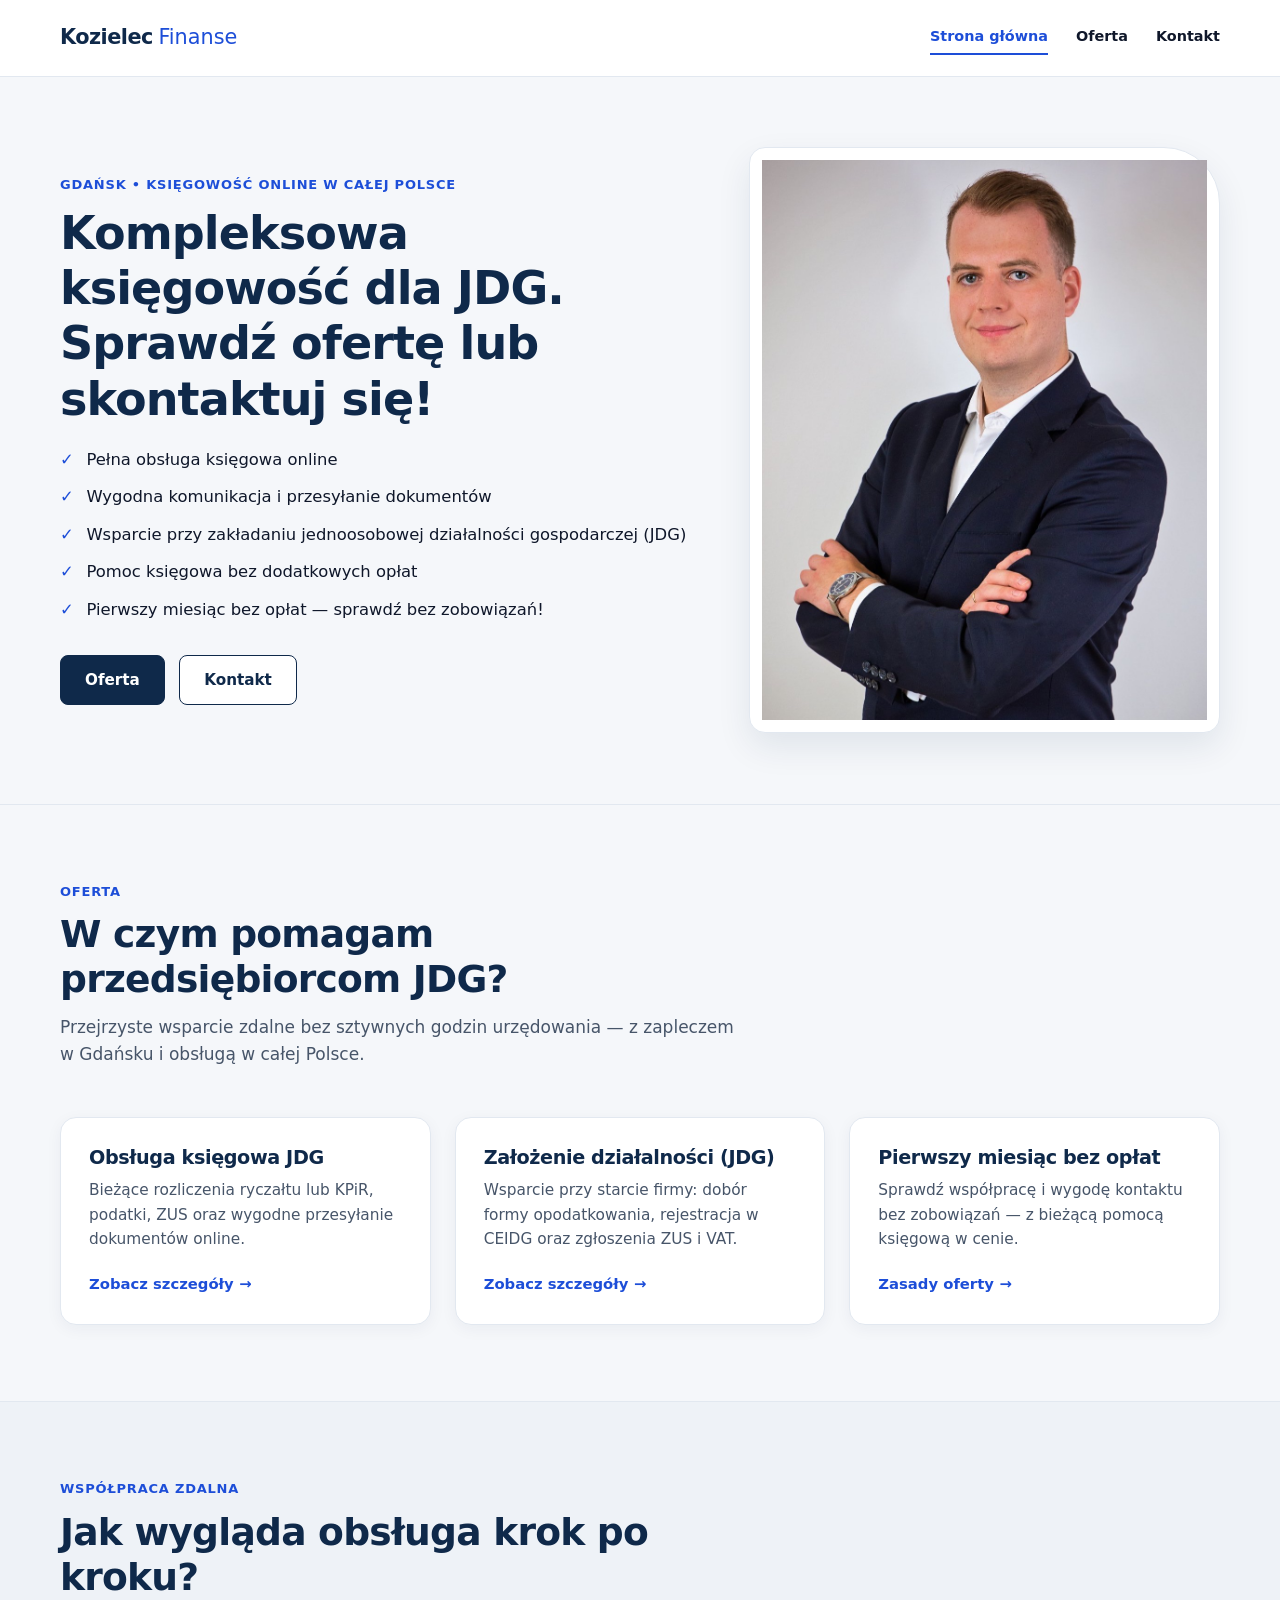
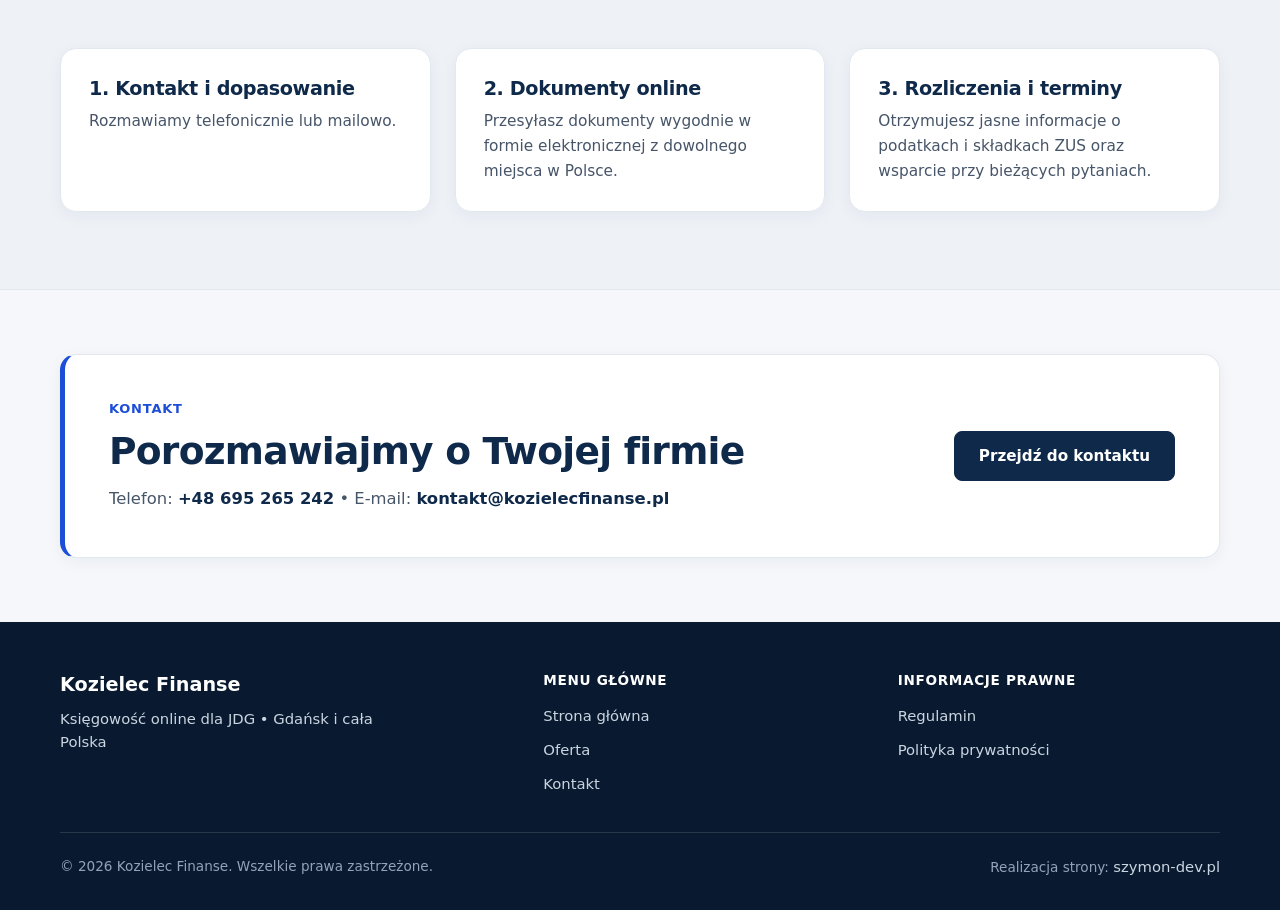
<file: index.html>
<!DOCTYPE html>
<html lang="pl">
<head>
  <meta charset="UTF-8" />
  <meta name="viewport" content="width=device-width, initial-scale=1.0" />

  <title>Kozielec Finanse — Usługi Księgowe</title>
  <meta
    name="description"
    content="Kompleksowa księgowość online dla jednoosobowych działalności gospodarczych (JDG) oraz wsparcie przy zakładaniu firmy. Gdańsk i cała Polska — pierwszy miesiąc bez opłat."
  />

  <!-- Udostępnianie w social mediach (po wdrożeniu pamiętaj o pliku og-image.jpg 1200x630) -->
  <meta property="og:type" content="website" />
  <meta property="og:locale" content="pl_PL" />
  <meta property="og:site_name" content="Kozielec Finanse" />
  <meta property="og:title" content="Kozielec Finanse — Usługi Księgowe" />
  <meta
    property="og:description"
    content="Kompleksowa księgowość online dla jednoosobowych działalności gospodarczych (JDG) oraz wsparcie przy zakładaniu firmy. Gdańsk i cała Polska."
  />
  <meta property="og:url" content="https://kozielecfinanse.pl/" />
  <meta property="og:image" content="https://kozielecfinanse.pl/assets/og-image.jpg" />
  <meta property="og:image:width" content="1200" />
  <meta property="og:image:height" content="630" />

  <link rel="canonical" href="https://kozielecfinanse.pl/" />
  <link rel="stylesheet" href="style.css" />

  <!-- Dane strukturalne dla SEO (pojedynczy, czysty blok JSON-LD) -->
  <script type="application/ld+json">
  {
    "@context": "https://schema.org",
    "@type": "AccountingService",
    "@id": "https://kozielecfinanse.pl/#organization",
    "name": "Kozielec Finanse",
    "url": "https://kozielecfinanse.pl/",
    "logo": "https://kozielecfinanse.pl/assets/logo.png",
    "image": "https://kozielecfinanse.pl/assets/doradca.jpg",
    "description": "Kompleksowa księgowość online dla jednoosobowych działalności gospodarczych (JDG) oraz wsparcie przy zakładaniu firmy. Gdańsk i cała Polska.",
    "telephone": "+48695265242",
    "email": "kontakt@kozielecfinanse.pl",
    "priceRange": "$$",
    "address": {
      "@type": "PostalAddress",
      "addressLocality": "Gdańsk",
      "addressRegion": "pomorskie",
      "addressCountry": "PL"
    },
    "areaServed": [
      {
        "@type": "City",
        "name": "Gdańsk"
      },
      {
        "@type": "Country",
        "name": "Polska"
      }
    ],
    "hasOfferCatalog": {
      "@type": "OfferCatalog",
      "name": "Usługi księgowe dla JDG",
      "itemListElement": [
        {
          "@type": "Offer",
          "itemOffered": {
            "@type": "Service",
            "name": "Pełna obsługa księgowa online dla JDG"
          }
        },
        {
          "@type": "Offer",
          "itemOffered": {
            "@type": "Service",
            "name": "Wsparcie przy zakładaniu jednoosobowej działalności gospodarczej (JDG)"
          }
        }
      ]
    }
  }
  </script>
</head>
<body>
  <a href="#main-content" class="skip-link">Przejdź do głównej treści</a>

  <header class="site-header">
    <div class="container header-inner">
      <a href="index.html" class="brand" aria-current="page">
        <span class="brand-name">Kozielec</span>
        <span class="brand-suffix">Finanse</span>
      </a>

      <nav class="main-nav" aria-label="Nawigacja główna">
        <a href="index.html" aria-current="page">Strona główna</a>
        <a href="oferta.html">Oferta</a>
        <a href="kontakt.html">Kontakt</a>
      </nav>
    </div>
  </header>

  <main id="main-content">
    <!-- 1. Sekcja Hero -->
    <section class="hero" aria-labelledby="hero-title">
      <div class="container hero-grid">
        <div class="hero-content">
          <p class="eyebrow">Gdańsk • Księgowość online w całej Polsce</p>
          <h1 id="hero-title">Kompleksowa księgowość dla JDG. Sprawdź ofertę lub skontaktuj się!</h1>

          <ul class="benefits-list">
            <li>Pełna obsługa księgowa online</li>
            <li>Wygodna komunikacja i przesyłanie dokumentów</li>
            <li>Wsparcie przy zakładaniu jednoosobowej działalności gospodarczej (JDG)</li>
            <li>Pomoc księgowa bez dodatkowych opłat</li>
            <li>Pierwszy miesiąc bez opłat — sprawdź bez zobowiązań!</li>
          </ul>

          <div class="hero-actions">
            <a href="oferta.html" class="btn btn--primary">Oferta</a>
            <a href="kontakt.html" class="btn btn--secondary">Kontakt</a>
          </div>
        </div>

        <div class="hero-media">
          <figure class="portrait-card">
            <img
              src="mainPhoto.jpg"
              alt="Kozielec Finanse — księgowość online dla JDG"
              width="520"
              height="560"
              class="portrait-img"
            />
          </figure>
        </div>
      </div>
    </section>

    <!-- 2. Skrót oferty (prowadzi do podstrony Oferta) -->
    <section class="section" aria-labelledby="offer-preview-title">
      <div class="container">
        <header class="section-header">
          <p class="eyebrow">Oferta</p>
          <h2 id="offer-preview-title">W czym pomagam przedsiębiorcom JDG?</h2>
          <p class="section-desc">
            Przejrzyste wsparcie zdalne bez sztywnych godzin urzędowania — z zapleczem w Gdańsku i obsługą w całej Polsce.
          </p>
        </header>

        <div class="cards-grid">
          <article class="card">
            <h3>Obsługa księgowa JDG</h3>
            <p>Bieżące rozliczenia ryczałtu lub KPiR, podatki, ZUS oraz wygodne przesyłanie dokumentów online.</p>
            <a href="oferta.html#ksiegowosc">Zobacz szczegóły</a>
          </article>

          <article class="card">
            <h3>Założenie działalności (JDG)</h3>
            <p>Wsparcie przy starcie firmy: dobór formy opodatkowania, rejestracja w CEIDG oraz zgłoszenia ZUS i VAT.</p>
            <a href="oferta.html#zalozenie-jdg">Zobacz szczegóły</a>
          </article>

          <article class="card">
            <h3>Pierwszy miesiąc bez opłat</h3>
            <p>Sprawdź współpracę i wygodę kontaktu bez zobowiązań — z bieżącą pomocą księgową w cenie.</p>
            <a href="oferta.html#pierwszy-miesiac">Zasady oferty</a>
          </article>
        </div>
      </div>
    </section>

    <!-- 3. Prosty proces współpracy online -->
    <section class="section section--alt" aria-labelledby="process-title">
      <div class="container">
        <header class="section-header">
          <p class="eyebrow">Współpraca zdalna</p>
          <h2 id="process-title">Jak wygląda obsługa krok po kroku?</h2>
        </header>

        <ol class="steps-grid">
          <li class="step-card">
            <h3>1. Kontakt i dopasowanie</h3>
            <p>Rozmawiamy telefonicznie lub mailowo.</p>
          </li>
          <li class="step-card">
            <h3>2. Dokumenty online</h3>
            <p>Przesyłasz dokumenty wygodnie w formie elektronicznej z dowolnego miejsca w Polsce.</p>
          </li>
          <li class="step-card">
            <h3>3. Rozliczenia i terminy</h3>
            <p>Otrzymujesz jasne informacje o podatkach i składkach ZUS oraz wsparcie przy bieżących pytaniach.</p>
          </li>
        </ol>
      </div>
    </section>

    <!-- 4. Wezwanie do kontaktu (prowadzi do podstrony Kontakt) -->
    <section class="section section--cta" aria-labelledby="cta-title">
      <div class="container cta-box">
        <div>
          <p class="eyebrow">Kontakt</p>
          <h2 id="cta-title">Porozmawiajmy o Twojej firmie</h2>
          <p>
            Telefon: <a href="tel:+48695265242">+48 695 265 242</a> • E-mail: <a href="mailto:kontakt@kozielecfinanse.pl">kontakt@kozielecfinanse.pl</a>
          </p>
        </div>

        <div class="cta-actions">
          <a href="kontakt.html" class="btn btn--primary">Przejdź do kontaktu</a>
        </div>
      </div>
    </section>
  </main>

  <!-- Stopka z podziałem na Menu główne i Informacje prawne -->
  <footer class="site-footer">
    <div class="container footer-grid">
      <div>
        <p class="footer-brand">Kozielec Finanse</p>
        <p class="footer-copy">Księgowość online dla JDG • Gdańsk i cała Polska</p>
      </div>

      <nav class="footer-nav" aria-label="Menu główne w stopce">
        <p class="footer-heading">Menu główne</p>
        <ul>
          <li><a href="index.html">Strona główna</a></li>
          <li><a href="oferta.html">Oferta</a></li>
          <li><a href="kontakt.html">Kontakt</a></li>
        </ul>
      </nav>

      <nav class="footer-nav" aria-label="Informacje prawne">
        <p class="footer-heading">Informacje prawne</p>
        <ul>
          <li><a href="regulamin.html">Regulamin</a></li>
          <li><a href="polityka-prywatnosci.html">Polityka prywatności</a></li>
        </ul>
      </nav>
    </div>

    <div class="container footer-bottom">
      <p>&copy; 2026 Kozielec Finanse. Wszelkie prawa zastrzeżone.</p>
      <p class="footer-credit">
        Realizacja strony: <a href="https://szymon-dev.pl/" target="_blank" rel="noopener noreferrer">szymon-dev.pl</a>
      </p>
    </div>
  </footer>
</body>
</html>
</file>
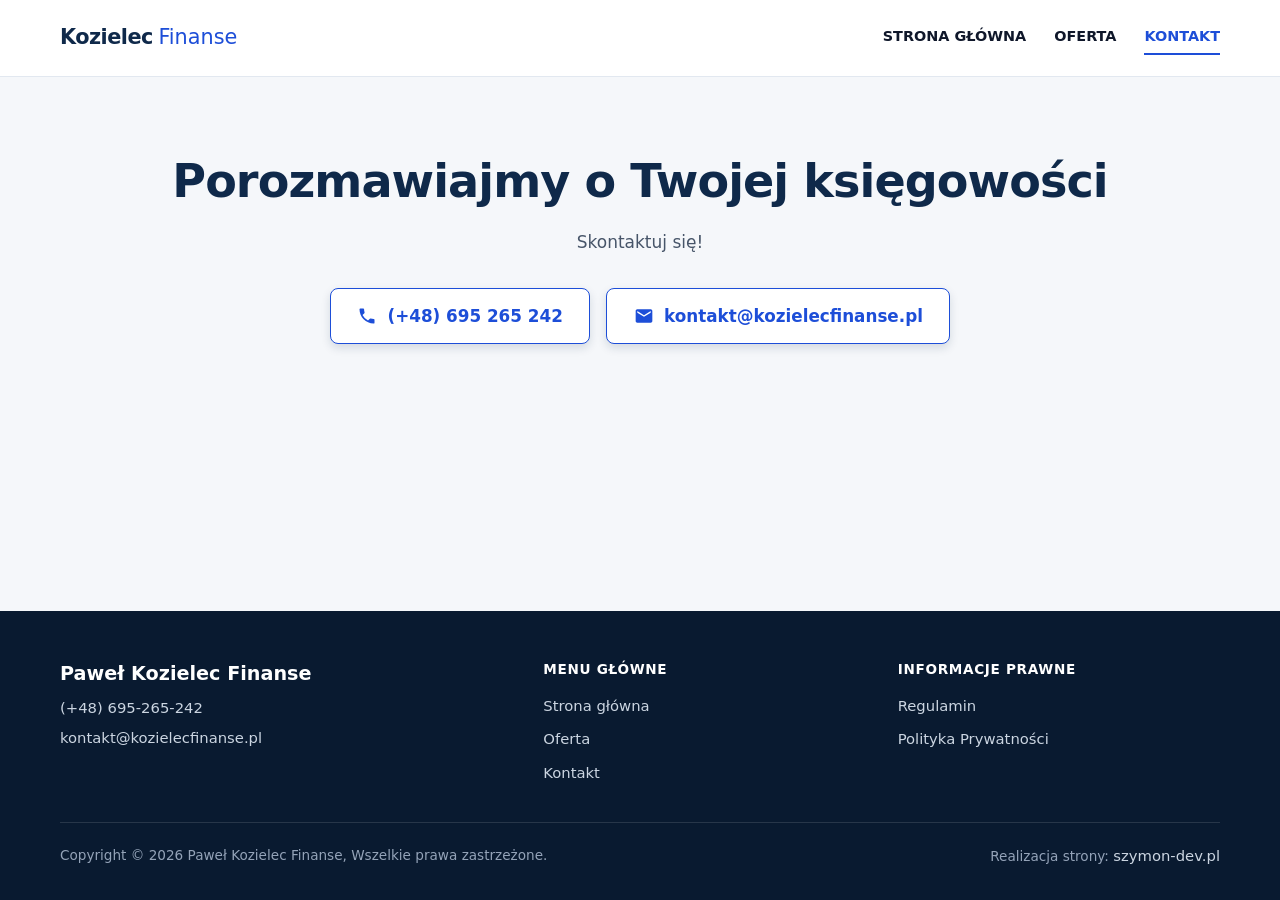
<file: kontakt.html>
<!DOCTYPE html>
<html lang="pl">
<head>
  <meta charset="UTF-8" />
  <meta name="viewport" content="width=device-width, initial-scale=1.0" />
  <title>Kontakt — Kozielec Finanse</title>
  <meta
    name="description"
    content="Skontaktuj się z Kozielec Finanse: telefon (+48) 695 265 242 oraz e-mail kontakt@kozielecfinanse.pl."
  />
  <link rel="stylesheet" href="style.css" />
</head>
<body>
  <header class="site-header">
    <div class="container header-inner">
      <a href="index.html" class="brand">
        <span class="brand-name">Kozielec</span><span class="brand-suffix">Finanse</span>
      </a>
      <nav class="main-nav" aria-label="Nawigacja główna">
        <a href="index.html">STRONA GŁÓWNA</a>
        <a href="oferta.html">OFERTA</a>
        <a href="kontakt.html" class="nav-cta" aria-current="page">KONTAKT</a>
      </nav>
    </div>
  </header>

  <main id="main-content">
    <section class="contact-section" aria-labelledby="contact-heading">
      <div class="container contact-box">
        <h1 id="contact-heading">Porozmawiajmy o Twojej księgowości</h1>
        <p class="contact-subtitle">Skontaktuj się!</p>

        <div class="contact-actions">
          <a href="tel:+48695265242" class="contact-btn" aria-label="Zadzwoń pod numer (+48) 695 265 242">
            <svg class="contact-btn__icon" viewBox="0 0 24 24" width="20" height="20" fill="currentColor" aria-hidden="true">
              <path d="M6.62 10.79a15.053 15.053 0 0 0 6.59 6.59l2.2-2.2a1 1 0 0 1 1.01-.24c1.12.37 2.33.57 3.58.57a1 1 0 0 1 1 1V20a1 1 0 0 1-1 1C10.61 21 3 13.39 3 4a1 1 0 0 1 1-1h3.5a1 1 0 0 1 1 1c0 1.25.2 2.46.57 3.58a1 1 0 0 1-.24 1.01l-2.21 2.2Z" />
            </svg>
            <span>(+48) 695 265 242</span>
          </a>

          <a href="mailto:kontakt@kozielecfinanse.pl" class="contact-btn" aria-label="Wyślij e-mail na adres kontakt@kozielecfinanse.pl">
            <svg class="contact-btn__icon" viewBox="0 0 24 24" width="20" height="20" fill="currentColor" aria-hidden="true">
              <path d="M20 4H4c-1.1 0-2 .9-2 2v12c0 1.1.9 2 2 2h16c1.1 0 2-.9 2-2V6c0-1.1-.9-2-2-2Zm0 4-8 5-8-5V6l8 5 8-5v2Z" />
            </svg>
            <span>kontakt@kozielecfinanse.pl</span>
          </a>
        </div>
      </div>
    </section>
  </main>

  <footer class="site-footer">
    <div class="container footer-grid">
      <div>
        <p class="footer-brand">Paweł Kozielec Finanse</p>
        <p class="footer-contact-line"><a href="tel:+48695265242">(+48) 695-265-242</a></p>
        <p class="footer-contact-line"><a href="mailto:kontakt@kozielecfinanse.pl">kontakt@kozielecfinanse.pl</a></p>
      </div>

      <nav class="footer-nav" aria-label="Menu główne w stopce">
        <p class="footer-heading">Menu główne</p>
        <ul>
          <li><a href="index.html">Strona główna</a></li>
          <li><a href="oferta.html">Oferta</a></li>
          <li><a href="kontakt.html">Kontakt</a></li>
        </ul>
      </nav>

      <nav class="footer-nav" aria-label="Informacje prawne">
        <p class="footer-heading">Informacje prawne</p>
        <ul>
          <li><a href="regulamin.html">Regulamin</a></li>
          <li><a href="polityka-prywatnosci.html">Polityka Prywatności</a></li>
        </ul>
      </nav>
    </div>

    <div class="container footer-bottom">
      <p>Copyright &copy; 2026 Paweł Kozielec Finanse, Wszelkie prawa zastrzeżone.</p>
      <p class="footer-credit">
        Realizacja strony: <a href="https://szymon-dev.pl/" target="_blank" rel="noopener noreferrer">szymon-dev.pl</a>
      </p>
    </div>
  </footer>
</body>
</html>
</file>
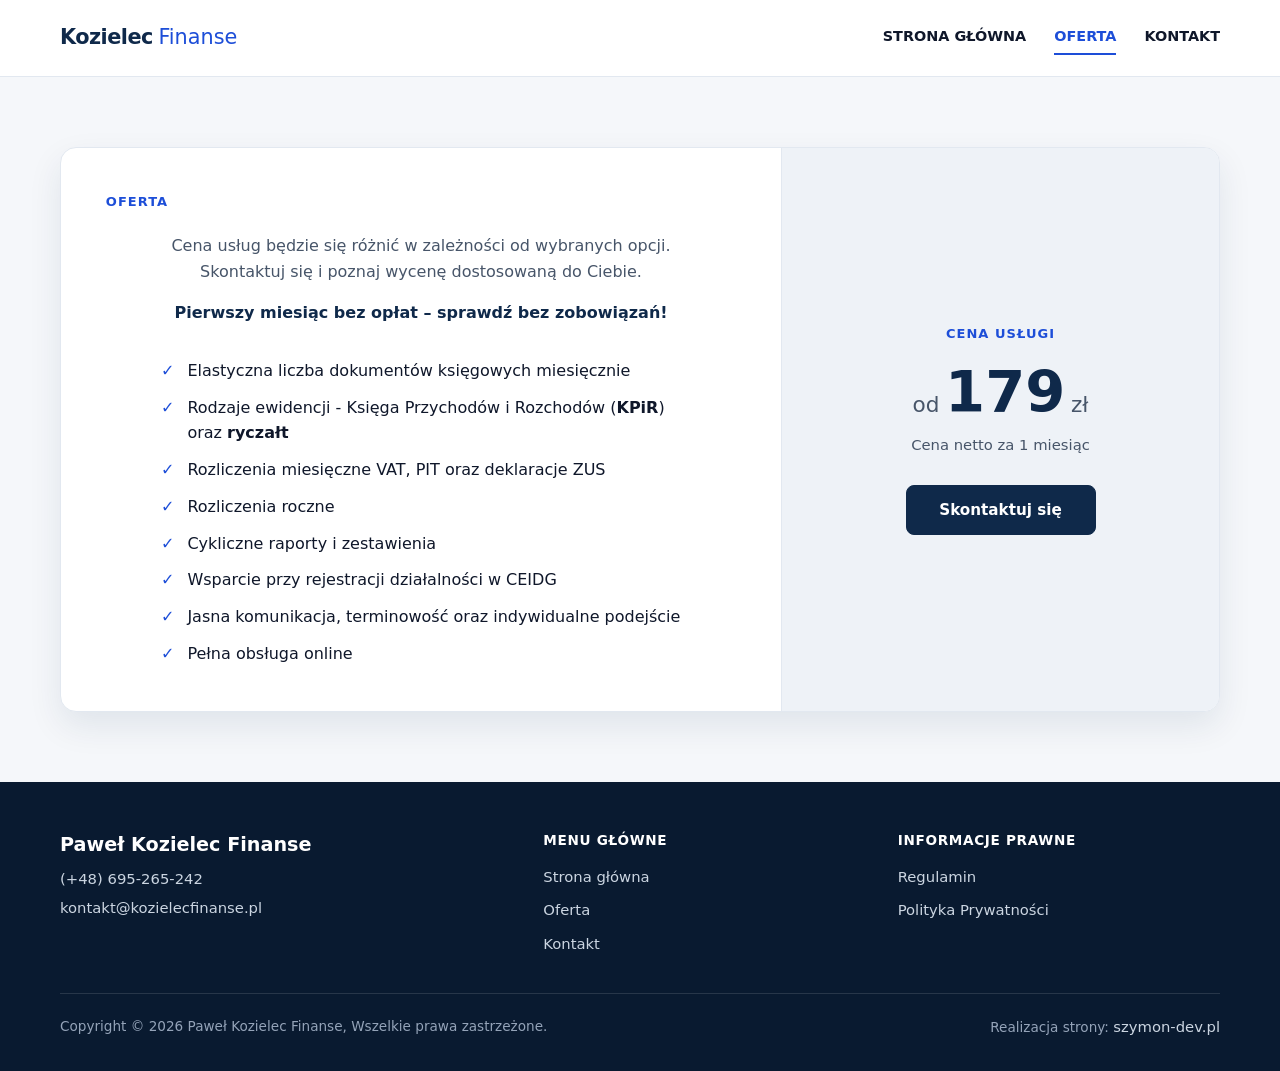
<file: oferta.html>
<!DOCTYPE html>
<html lang="pl">
<head>
  <meta charset="UTF-8" />
  <meta name="viewport" content="width=device-width, initial-scale=1.0" />
  <title>Oferta — Kozielec Finanse</title>
  <meta
    name="description"
    content="Oferta obsługi księgowej dla JDG w Kozielec Finanse: KPiR, ryczałt, rozliczenia VAT, PIT i ZUS, pierwszy miesiąc bez opłat, cena od 179 zł netto."
  />
  <link rel="stylesheet" href="style.css" />
</head>
<body>
  <header class="site-header">
    <div class="container header-inner">
      <a href="index.html" class="brand">
        <span class="brand-name">Kozielec</span><span class="brand-suffix">Finanse</span>
      </a>
      <nav class="main-nav" aria-label="Nawigacja główna">
        <a href="index.html">STRONA GŁÓWNA</a>
        <a href="oferta.html" aria-current="page">OFERTA</a>
        <a href="kontakt.html" class="nav-cta">KONTAKT</a>
      </nav>
    </div>
  </header>

  <main id="main-content">
    <section class="offer-section" aria-labelledby="offer-heading">
      <div class="container">
        <div class="offer-card">
          <div class="offer-main">
            <p class="offer-label" id="offer-heading">OFERTA</p>
            <p class="offer-intro">
              Cena usług będzie się różnić w zależności od wybranych opcji.<br />
              Skontaktuj się i poznaj wycenę dostosowaną do Ciebie.
            </p>
            <p class="offer-promo">Pierwszy miesiąc bez opłat – sprawdź bez zobowiązań!</p>

            <ul class="offer-list">
              <li>Elastyczna liczba dokumentów księgowych miesięcznie</li>
              <li>Rodzaje ewidencji - Księga Przychodów i Rozchodów (<strong>KPiR</strong>) oraz <strong>ryczałt</strong></li>
              <li>Rozliczenia miesięczne VAT, PIT oraz deklaracje ZUS</li>
              <li>Rozliczenia roczne</li>
              <li>Cykliczne raporty i zestawienia</li>
              <li>Wsparcie przy rejestracji działalności w CEIDG</li>
              <li>Jasna komunikacja, terminowość oraz indywidualne podejście</li>
              <li>Pełna obsługa online</li>
            </ul>
          </div>

          <aside class="offer-pricing" aria-label="Cena usługi">
            <p class="offer-price-label">CENA USŁUGI</p>
            <p class="offer-price">
              <span class="offer-price__prefix">od</span>
              <span class="offer-price__amount">179</span><span class="offer-price__currency">zł</span>
            </p>
            <p class="offer-price-note">Cena netto za 1 miesiąc</p>
            <a href="kontakt.html" class="offer-cta-btn">Skontaktuj się</a>
          </aside>
        </div>
      </div>
    </section>
  </main>

  <footer class="site-footer">
    <div class="container footer-grid">
      <div>
        <p class="footer-brand">Paweł Kozielec Finanse</p>
        <p class="footer-contact-line"><a href="tel:+48695265242">(+48) 695-265-242</a></p>
        <p class="footer-contact-line"><a href="mailto:kontakt@kozielecfinanse.pl">kontakt@kozielecfinanse.pl</a></p>
      </div>

      <nav class="footer-nav" aria-label="Menu główne w stopce">
        <p class="footer-heading">Menu główne</p>
        <ul>
          <li><a href="index.html">Strona główna</a></li>
          <li><a href="oferta.html">Oferta</a></li>
          <li><a href="kontakt.html">Kontakt</a></li>
        </ul>
      </nav>

      <nav class="footer-nav" aria-label="Informacje prawne">
        <p class="footer-heading">Informacje prawne</p>
        <ul>
          <li><a href="regulamin.html">Regulamin</a></li>
          <li><a href="polityka-prywatnosci.html">Polityka Prywatności</a></li>
        </ul>
      </nav>
    </div>

    <div class="container footer-bottom">
      <p>Copyright &copy; 2026 Paweł Kozielec Finanse, Wszelkie prawa zastrzeżone.</p>
      <p class="footer-credit">
        Realizacja strony: <a href="https://szymon-dev.pl/" target="_blank" rel="noopener noreferrer">szymon-dev.pl</a>
      </p>
    </div>
  </footer>
</body>
</html>
</file>
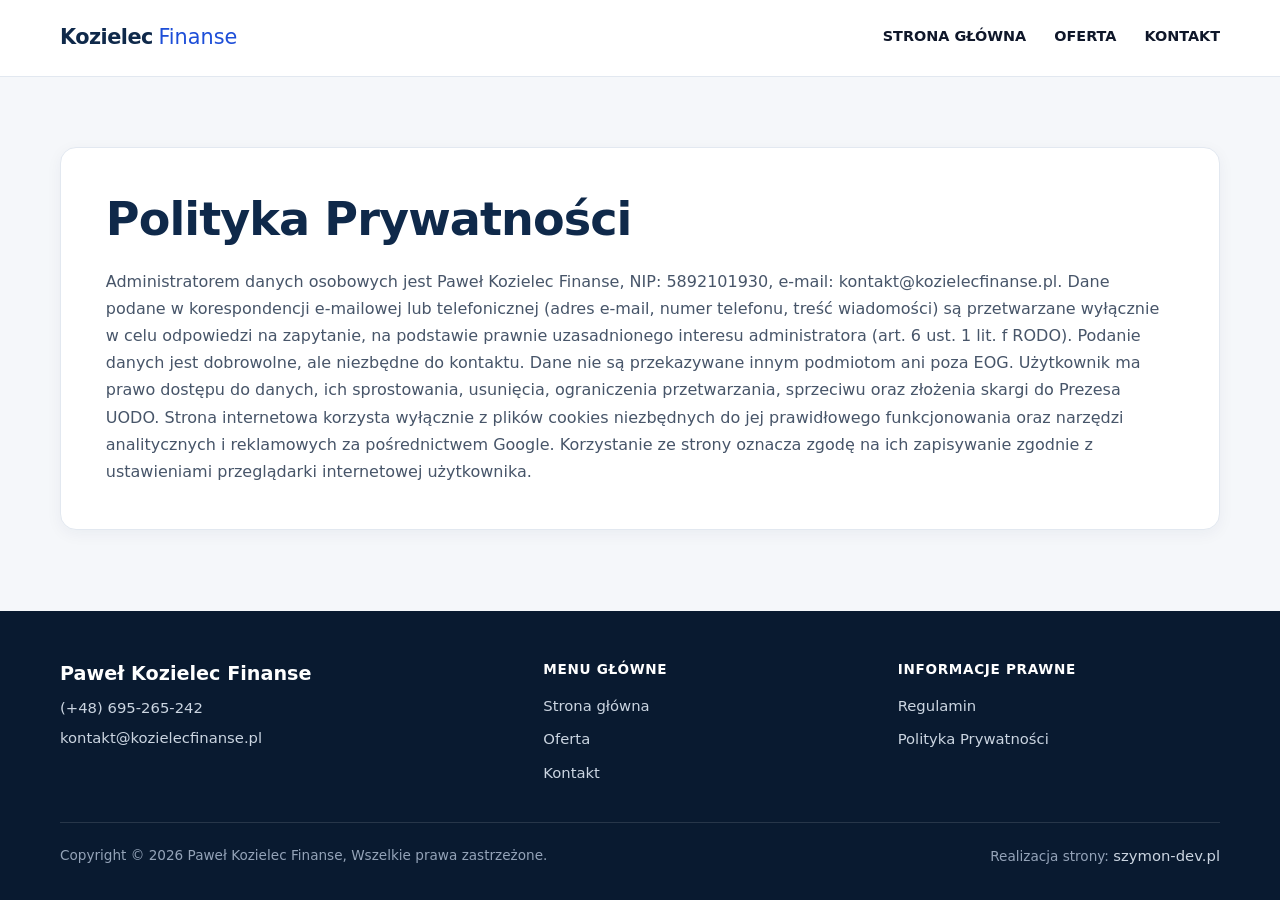
<file: polityka-prywatnosci.html>
<!DOCTYPE html>
<html lang="pl">
<head>
  <meta charset="UTF-8" />
  <meta name="viewport" content="width=device-width, initial-scale=1.0" />
  <title>Polityka Prywatności — Kozielec Finanse</title>
  <meta
    name="description"
    content="Polityka Prywatności serwisu prowadzonego przez Paweł Kozielec Finanse."
  />
  <link rel="stylesheet" href="style.css" />
</head>
<body>
  <header class="site-header">
    <div class="container header-inner">
      <a href="index.html" class="brand">
        <span class="brand-name">Kozielec</span><span class="brand-suffix">Finanse</span>
      </a>
      <nav class="main-nav" aria-label="Nawigacja główna">
        <a href="index.html">STRONA GŁÓWNA</a>
        <a href="oferta.html">OFERTA</a>
        <a href="kontakt.html" class="nav-cta">KONTAKT</a>
      </nav>
    </div>
  </header>

  <main id="main-content">
    <section class="legal-section" aria-labelledby="privacy-heading">
      <div class="container legal-card">
        <h1 id="privacy-heading">Polityka Prywatności</h1>
        <p>
          Administratorem danych osobowych jest Paweł Kozielec Finanse, NIP: 5892101930, e-mail: kontakt@kozielecfinanse.pl. Dane podane w korespondencji e-mailowej lub telefonicznej (adres e-mail, numer telefonu, treść wiadomości) są przetwarzane wyłącznie w celu odpowiedzi na zapytanie, na podstawie prawnie uzasadnionego interesu administratora (art. 6 ust. 1 lit. f RODO). Podanie danych jest dobrowolne, ale niezbędne do kontaktu. Dane nie są przekazywane innym podmiotom ani poza EOG. Użytkownik ma prawo dostępu do danych, ich sprostowania, usunięcia, ograniczenia przetwarzania, sprzeciwu oraz złożenia skargi do Prezesa UODO. Strona internetowa korzysta wyłącznie z plików cookies niezbędnych do jej prawidłowego funkcjonowania oraz narzędzi analitycznych i reklamowych za pośrednictwem Google. Korzystanie ze strony oznacza zgodę na ich zapisywanie zgodnie z ustawieniami przeglądarki internetowej użytkownika.
        </p>
      </div>
    </section>
  </main>

  <footer class="site-footer">
    <div class="container footer-grid">
      <div>
        <p class="footer-brand">Paweł Kozielec Finanse</p>
        <p class="footer-contact-line"><a href="tel:+48695265242">(+48) 695-265-242</a></p>
        <p class="footer-contact-line"><a href="mailto:kontakt@kozielecfinanse.pl">kontakt@kozielecfinanse.pl</a></p>
      </div>

      <nav class="footer-nav" aria-label="Menu główne w stopce">
        <p class="footer-heading">Menu główne</p>
        <ul>
          <li><a href="index.html">Strona główna</a></li>
          <li><a href="oferta.html">Oferta</a></li>
          <li><a href="kontakt.html">Kontakt</a></li>
        </ul>
      </nav>

      <nav class="footer-nav" aria-label="Informacje prawne">
        <p class="footer-heading">Informacje prawne</p>
        <ul>
          <li><a href="regulamin.html">Regulamin</a></li>
          <li><a href="polityka-prywatnosci.html" aria-current="page">Polityka Prywatności</a></li>
        </ul>
      </nav>
    </div>

    <div class="container footer-bottom">
      <p>Copyright &copy; 2026 Paweł Kozielec Finanse, Wszelkie prawa zastrzeżone.</p>
      <p class="footer-credit">
        Realizacja strony: <a href="https://szymon-dev.pl/" target="_blank" rel="noopener noreferrer">szymon-dev.pl</a>
      </p>
    </div>
  </footer>
</body>
</html>
</file>
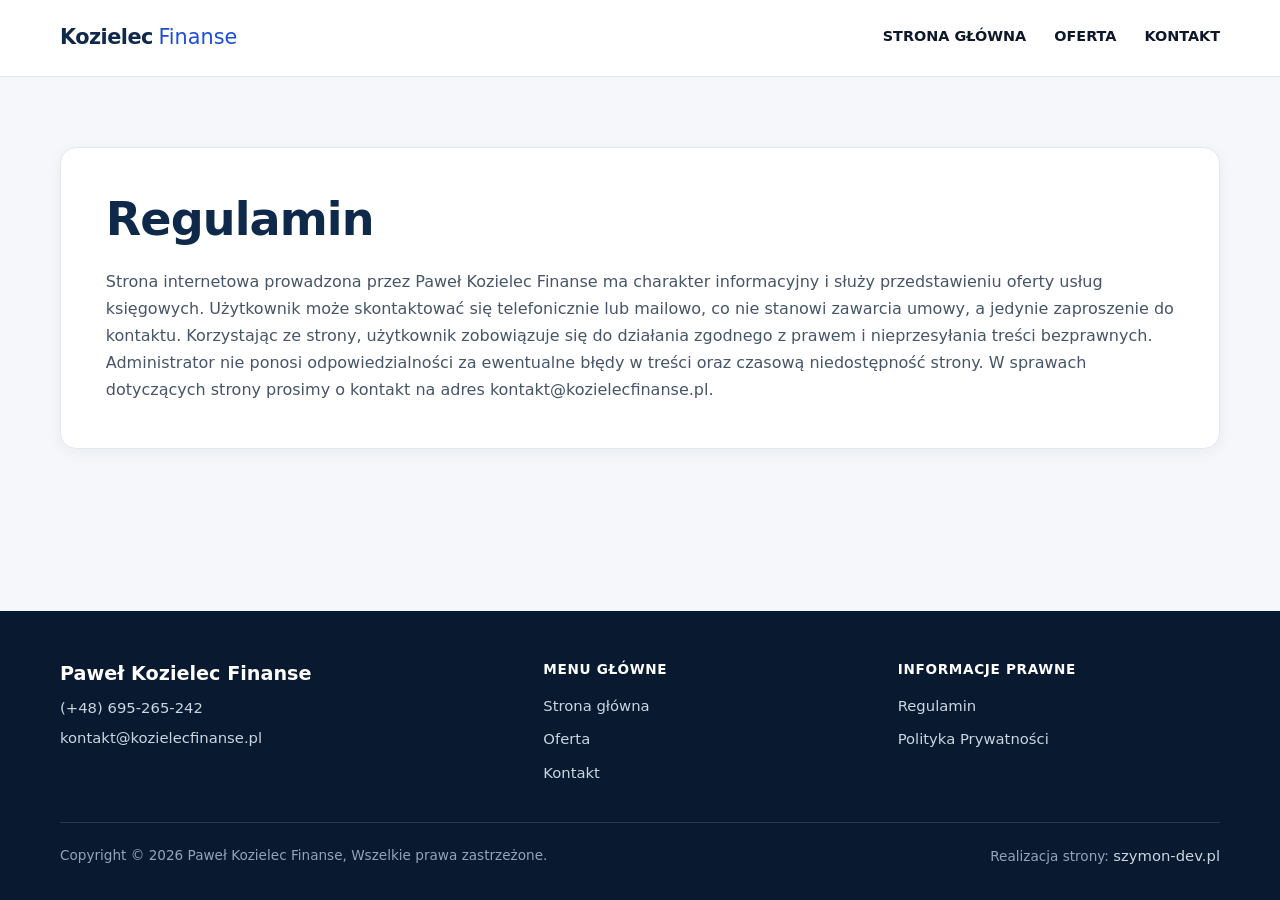
<file: regulamin.html>
<!DOCTYPE html>
<html lang="pl">
<head>
  <meta charset="UTF-8" />
  <meta name="viewport" content="width=device-width, initial-scale=1.0" />
  <title>Regulamin — Kozielec Finanse</title>
  <meta
    name="description"
    content="Regulamin serwisu internetowego prowadzonego przez Paweł Kozielec Finanse."
  />
  <link rel="stylesheet" href="style.css" />
</head>
<body>
  <header class="site-header">
    <div class="container header-inner">
      <a href="index.html" class="brand">
        <span class="brand-name">Kozielec</span><span class="brand-suffix">Finanse</span>
      </a>
      <nav class="main-nav" aria-label="Nawigacja główna">
        <a href="index.html">STRONA GŁÓWNA</a>
        <a href="oferta.html">OFERTA</a>
        <a href="kontakt.html" class="nav-cta">KONTAKT</a>
      </nav>
    </div>
  </header>

  <main id="main-content">
    <section class="legal-section" aria-labelledby="terms-heading">
      <div class="container legal-card">
        <h1 id="terms-heading">Regulamin</h1>
        <p>
          Strona internetowa prowadzona przez Paweł Kozielec Finanse ma charakter informacyjny i służy przedstawieniu oferty usług księgowych. Użytkownik może skontaktować się telefonicznie lub mailowo, co nie stanowi zawarcia umowy, a jedynie zaproszenie do kontaktu. Korzystając ze strony, użytkownik zobowiązuje się do działania zgodnego z prawem i nieprzesyłania treści bezprawnych. Administrator nie ponosi odpowiedzialności za ewentualne błędy w treści oraz czasową niedostępność strony. W sprawach dotyczących strony prosimy o kontakt na adres kontakt@kozielecfinanse.pl.
        </p>
      </div>
    </section>
  </main>

  <footer class="site-footer">
    <div class="container footer-grid">
      <div>
        <p class="footer-brand">Paweł Kozielec Finanse</p>
        <p class="footer-contact-line"><a href="tel:+48695265242">(+48) 695-265-242</a></p>
        <p class="footer-contact-line"><a href="mailto:kontakt@kozielecfinanse.pl">kontakt@kozielecfinanse.pl</a></p>
      </div>

      <nav class="footer-nav" aria-label="Menu główne w stopce">
        <p class="footer-heading">Menu główne</p>
        <ul>
          <li><a href="index.html">Strona główna</a></li>
          <li><a href="oferta.html">Oferta</a></li>
          <li><a href="kontakt.html">Kontakt</a></li>
        </ul>
      </nav>

      <nav class="footer-nav" aria-label="Informacje prawne">
        <p class="footer-heading">Informacje prawne</p>
        <ul>
          <li><a href="regulamin.html" aria-current="page">Regulamin</a></li>
          <li><a href="polityka-prywatnosci.html">Polityka Prywatności</a></li>
        </ul>
      </nav>
    </div>

    <div class="container footer-bottom">
      <p>Copyright &copy; 2026 Paweł Kozielec Finanse, Wszelkie prawa zastrzeżone.</p>
      <p class="footer-credit">
        Realizacja strony: <a href="https://szymon-dev.pl/" target="_blank" rel="noopener noreferrer">szymon-dev.pl</a>
      </p>
    </div>
  </footer>
</body>
</html>
</file>
<file: style.css>
:root {
  --bg-page: #f5f7fa;
  --bg-surface: #ffffff;
  --bg-alt: #eef2f7;
  --bg-footer: #091a30;

  --text-main: #0f172a;
  --text-muted: #475569;
  --text-on-dark: #f8fafc;
  --text-muted-on-dark: #cbd5e1;

  --color-primary: #0f294a;
  --color-primary-hover: #173b69;
  --color-accent: #1d4ed8;
  --color-accent-hover: #1e40af;
  --color-accent-soft: #eff6ff;

  --border-subtle: #e2e8f0;
  --border-strong: #cbd5e1;

  --radius-sm: 8px;
  --radius-md: 16px;
  --radius-portrait: 16px 56px 16px 16px;

  --shadow-sm: 0 4px 16px rgba(15, 41, 74, 0.05);
  --shadow-md: 0 14px 34px rgba(15, 41, 74, 0.09);

  --container-max: 1160px;
  --container-narrow: 820px;
}

*,
*::before,
*::after {
  box-sizing: border-box;
}

html {
  scroll-behavior: smooth;
}

body {
  margin: 0;
  min-height: 100vh;
  display: flex;
  flex-direction: column;
  font-family: system-ui, -apple-system, BlinkMacSystemFont, "Segoe UI", Roboto, sans-serif;
  background-color: var(--bg-page);
  color: var(--text-main);
  line-height: 1.6;
  -webkit-font-smoothing: antialiased;
}

main {
  flex: 1;
}

img {
  max-width: 100%;
  display: block;
}

.skip-link {
  position: absolute;
  left: -9999px;
  top: 0.75rem;
  background-color: var(--color-primary);
  color: #ffffff;
  padding: 0.65rem 1rem;
  border-radius: var(--radius-sm);
  font-weight: 600;
  text-decoration: none;
  z-index: 100;
}

.skip-link:focus {
  left: 0.75rem;
}

a:focus-visible,
button:focus-visible,
input:focus-visible,
select:focus-visible,
textarea:focus-visible,
summary:focus-visible {
  outline: 3px solid var(--color-accent);
  outline-offset: 2px;
}

h1,
h2,
h3 {
  margin-top: 0;
  color: var(--color-primary);
  line-height: 1.2;
  letter-spacing: -0.02em;
}

h1 {
  font-size: clamp(2rem, 3.6vw, 2.95rem);
  margin-bottom: 1.25rem;
}

h2 {
  font-size: clamp(1.65rem, 3vw, 2.35rem);
  margin-bottom: 0.75rem;
}

h3 {
  font-size: 1.2rem;
  margin-bottom: 0.6rem;
}

p {
  margin-top: 0;
}

.eyebrow {
  margin: 0 0 0.6rem;
  font-size: 0.8125rem;
  font-weight: 700;
  letter-spacing: 0.06em;
  text-transform: uppercase;
  color: var(--color-accent);
}

.container {
  width: min(100% - 2rem, var(--container-max));
  margin-inline: auto;
}

.container--narrow {
  width: min(100% - 2rem, var(--container-narrow));
}

.section {
  padding-block: clamp(3.25rem, 6vw, 5.25rem);
}

.section--alt {
  background-color: var(--bg-alt);
  border-block: 1px solid var(--border-subtle);
}

.section-header {
  max-width: 680px;
  margin-bottom: clamp(2rem, 4vw, 3rem);
}

.section-desc {
  margin: 0;
  color: var(--text-muted);
  font-size: 1.0625rem;
}

.btn {
  display: inline-flex;
  align-items: center;
  justify-content: center;
  min-height: 48px;
  padding: 0.75rem 1.5rem;
  border-radius: var(--radius-sm);
  font-size: 0.95rem;
  font-weight: 600;
  text-decoration: none;
  cursor: pointer;
  transition: background-color 0.2s ease, color 0.2s ease, border-color 0.2s ease, transform 0.15s ease;
}

.btn:active {
  transform: translateY(1px);
}

.btn--primary {
  background-color: var(--color-primary);
  color: #ffffff;
  border: 1.5px solid var(--color-primary);
}

.btn--primary:hover {
  background-color: var(--color-primary-hover);
  border-color: var(--color-primary-hover);
}

.btn--secondary {
  background-color: var(--bg-surface);
  color: var(--color-primary);
  border: 1.5px solid var(--color-primary);
}

.btn--secondary:hover {
  background-color: var(--color-accent-soft);
}

.site-header {
  position: sticky;
  top: 0;
  z-index: 20;
  background-color: rgba(255, 255, 255, 0.96);
  backdrop-filter: blur(8px);
  border-bottom: 1px solid var(--border-subtle);
}

.header-inner {
  min-height: 76px;
  display: flex;
  align-items: center;
  justify-content: space-between;
  gap: 1.5rem;
}

.brand {
  display: inline-flex;
  align-items: baseline;
  gap: 0.35rem;
  text-decoration: none;
  font-size: 1.3rem;
}

.brand-name {
  font-weight: 800;
  color: var(--color-primary);
  letter-spacing: -0.025em;
}

.brand-suffix {
  font-weight: 500;
  color: var(--color-accent);
}

.main-nav {
  display: flex;
  align-items: center;
  gap: 1.75rem;
}

.main-nav a {
  text-decoration: none;
  color: var(--text-main);
  font-size: 0.9rem;
  font-weight: 600;
  padding-block: 0.3rem;
  border-bottom: 2px solid transparent;
  transition: color 0.2s ease, border-color 0.2s ease;
}

.main-nav a:hover,
.main-nav a[aria-current="page"] {
  color: var(--color-accent);
  border-bottom-color: var(--color-accent);
}

.hero {
  padding-block: clamp(2.75rem, 5.5vw, 5rem);
  border-bottom: 1px solid var(--border-subtle);
}

.hero-grid {
  display: grid;
  grid-template-columns: minmax(0, 1.15fr) minmax(0, 0.85fr);
  align-items: center;
  gap: clamp(2rem, 4vw, 4rem);
}

.benefits-list {
  list-style: none;
  margin: 0 0 2rem;
  padding: 0;
  display: grid;
  gap: 0.7rem;
}

.benefits-list li {
  position: relative;
  padding-left: 1.65rem;
  color: var(--text-main);
  font-size: 1.025rem;
}

.benefits-list li::before {
  content: "✓";
  position: absolute;
  left: 0;
  top: 0;
  color: var(--color-accent);
  font-weight: 700;
}

.hero-actions {
  display: flex;
  flex-wrap: wrap;
  gap: 0.9rem;
}

.portrait-card {
  margin: 0;
  background-color: var(--bg-surface);
  border: 1px solid var(--border-subtle);
  border-radius: var(--radius-portrait);
  padding: 0.75rem;
  box-shadow: var(--shadow-md);
}

.portrait-img {
  width: 100%;
  aspect-ratio: 4 / 4.3;
  object-fit: cover;
  object-position: top center;
  border-radius: calc(var(--radius-portrait) - 6px);
  background-color: #e2e8f0;
}

.cards-grid {
  display: grid;
  grid-template-columns: repeat(3, minmax(0, 1fr));
  gap: 1.5rem;
  align-items: stretch;
}

.card {
  background-color: var(--bg-surface);
  border: 1px solid var(--border-subtle);
  border-radius: var(--radius-md);
  padding: 1.75rem;
  box-shadow: var(--shadow-sm);
  display: flex;
  flex-direction: column;
  transition: border-color 0.2s ease, box-shadow 0.2s ease;
}

.card:hover {
  border-color: #bfdbfe;
  box-shadow: var(--shadow-md);
}

.card p {
  color: var(--text-muted);
  font-size: 0.96rem;
  flex-grow: 1;
  margin-bottom: 1.25rem;
}

.card a {
  align-self: flex-start;
  color: var(--color-accent);
  font-weight: 600;
  font-size: 0.925rem;
  text-decoration: none;
  display: inline-flex;
  align-items: center;
  gap: 0.35rem;
}

.card a::after {
  content: "→";
  transition: transform 0.2s ease;
}

.card a:hover {
  color: var(--color-accent-hover);
  text-decoration: underline;
}

.card a:hover::after {
  transform: translateX(3px);
}

.steps-grid {
  list-style: none;
  margin: 0;
  padding: 0;
  display: grid;
  grid-template-columns: repeat(3, minmax(0, 1fr));
  gap: 1.5rem;
}

.step-card {
  background-color: var(--bg-surface);
  border: 1px solid var(--border-subtle);
  border-radius: var(--radius-md);
  padding: 1.75rem;
  box-shadow: var(--shadow-sm);
}

.step-card p {
  margin: 0;
  color: var(--text-muted);
  font-size: 0.96rem;
}

.section--cta {
  padding-block: clamp(2.5rem, 5vw, 4rem);
}

.cta-box {
  background-color: var(--bg-surface);
  border: 1px solid var(--border-subtle);
  border-left: 5px solid var(--color-accent);
  border-radius: var(--radius-md);
  padding: clamp(1.75rem, 3.5vw, 2.75rem);
  box-shadow: var(--shadow-sm);
  display: flex;
  flex-wrap: wrap;
  align-items: center;
  justify-content: space-between;
  gap: 1.5rem;
}

.cta-box p:last-child {
  margin-bottom: 0;
  color: var(--text-muted);
  font-size: 1.025rem;
}

.cta-box a:not(.btn) {
  color: var(--color-primary);
  font-weight: 600;
  text-decoration: none;
}

.cta-box a:not(.btn):hover {
  color: var(--color-accent);
  text-decoration: underline;
}

/* Podstrona Kontakt */
.contact-section {
  flex: 1;
  display: flex;
  align-items: center;
  justify-content: center;
  padding-block: clamp(3.25rem, 6vw, 5.25rem);
}

.contact-box {
  text-align: center;
}

.contact-subtitle {
  margin: 0 0 2rem;
  color: var(--text-muted);
  font-size: 1.0625rem;
}

.contact-actions {
  display: flex;
  flex-wrap: wrap;
  justify-content: center;
  gap: 1rem;
}

.contact-btn {
  display: inline-flex;
  align-items: center;
  justify-content: center;
  gap: 0.65rem;
  min-height: 54px;
  padding: 0.85rem 1.65rem;
  background-color: var(--bg-surface);
  color: var(--color-accent);
  border: 1.5px solid var(--color-accent);
  border-radius: var(--radius-sm);
  box-shadow: 0 4px 10px rgba(15, 41, 74, 0.14);
  font-size: 1.05rem;
  font-weight: 600;
  text-decoration: none;
  font-variant-numeric: tabular-nums;
  transition: background-color 0.2s ease, transform 0.15s ease, box-shadow 0.2s ease;
}

.contact-btn:hover {
  background-color: var(--color-accent-soft);
  box-shadow: 0 6px 14px rgba(15, 41, 74, 0.18);
}

.contact-btn:active {
  transform: translateY(1px);
}

.contact-btn:focus-visible {
  outline: 3px solid var(--color-primary);
  outline-offset: 2px;
}

.contact-btn__icon {
  width: 20px;
  height: 20px;
  flex-shrink: 0;
  color: var(--color-accent);
}

/* Podstrona Oferta */
.offer-section {
  flex: 1;
  display: flex;
  align-items: center;
  padding-block: clamp(3rem, 5.5vw, 4.75rem);
}

.offer-card {
  background-color: var(--bg-surface);
  border: 1px solid var(--border-subtle);
  border-radius: var(--radius-md);
  box-shadow: var(--shadow-md);
  display: grid;
  grid-template-columns: minmax(0, 1.65fr) minmax(260px, 1fr);
  overflow: hidden;
}

.offer-main {
  padding: clamp(2rem, 3.5vw, 2.75rem) clamp(1.75rem, 3.5vw, 3rem);
  border-right: 1px solid var(--border-subtle);
}

.offer-label {
  margin: 0 0 1.25rem;
  font-size: 0.8125rem;
  font-weight: 700;
  letter-spacing: 0.08em;
  text-transform: uppercase;
  color: var(--color-accent);
}

.offer-intro {
  margin: 0 auto 1rem;
  max-width: 52ch;
  text-align: center;
  color: var(--text-muted);
}

.offer-promo {
  margin: 0 0 2rem;
  text-align: center;
  font-weight: 700;
  color: var(--color-primary);
}

.offer-list {
  list-style: none;
  margin: 0 auto;
  padding: 0;
  max-width: 520px;
  display: grid;
  gap: 0.7rem;
}

.offer-list li {
  position: relative;
  padding-left: 1.65rem;
  color: var(--text-main);
}

.offer-list li::before {
  content: "✓";
  position: absolute;
  left: 0;
  top: 0;
  color: var(--color-accent);
  font-weight: 700;
}

.offer-pricing {
  padding: clamp(2rem, 3.5vw, 2.75rem) clamp(1.5rem, 3vw, 2.25rem);
  background-color: var(--bg-alt);
  display: flex;
  flex-direction: column;
  align-items: center;
  justify-content: center;
  text-align: center;
}

.offer-price-label {
  margin: 0 0 1.25rem;
  font-size: 0.8125rem;
  font-weight: 700;
  letter-spacing: 0.08em;
  text-transform: uppercase;
  color: var(--color-accent);
}

.offer-price {
  margin: 0;
  display: inline-flex;
  align-items: baseline;
  gap: 0.35rem;
  color: var(--color-primary);
  font-variant-numeric: tabular-nums;
}

.offer-price__prefix {
  font-size: 1.35rem;
  font-weight: 500;
  color: var(--text-muted);
}

.offer-price__amount {
  font-size: clamp(2.75rem, 4.5vw, 3.75rem);
  font-weight: 700;
  line-height: 1;
}

.offer-price__currency {
  font-size: 1.35rem;
  font-weight: 500;
  color: var(--text-muted);
}

.offer-price-note {
  margin: 0.65rem 0 1.75rem;
  font-size: 0.925rem;
  color: var(--text-muted);
}

.offer-cta-btn {
  display: inline-flex;
  align-items: center;
  justify-content: center;
  min-height: 48px;
  min-width: 190px;
  padding: 0.75rem 1.5rem;
  background-color: var(--color-primary);
  color: #ffffff;
  border: 1.5px solid var(--color-primary);
  border-radius: var(--radius-sm);
  text-decoration: none;
  font-size: 0.95rem;
  font-weight: 600;
  transition: background-color 0.2s ease, border-color 0.2s ease, transform 0.15s ease;
}

.offer-cta-btn:hover {
  background-color: var(--color-primary-hover);
  border-color: var(--color-primary-hover);
}

.offer-cta-btn:active {
  transform: translateY(1px);
}

/* Podstrony prawne (Regulamin, Polityka Prywatności) */
.legal-section {
  flex: 1;
  padding-block: clamp(3rem, 5.5vw, 4.75rem);
}

.legal-card {
  background-color: var(--bg-surface);
  border: 1px solid var(--border-subtle);
  border-radius: var(--radius-md);
  box-shadow: var(--shadow-sm);
  padding: clamp(2rem, 3.5vw, 2.75rem) clamp(1.75rem, 3.5vw, 3rem);
}

.legal-card p {
  margin: 0;
  color: var(--text-muted);
  line-height: 1.7;
}

/* Stopka */
.site-footer {
  background-color: var(--bg-footer);
  color: var(--text-muted-on-dark);
  padding-top: 3rem;
  padding-bottom: 2rem;
}

.footer-grid {
  display: grid;
  grid-template-columns: 1.4fr 1fr 1fr;
  gap: 2rem;
  padding-bottom: 2.25rem;
  border-bottom: 1px solid rgba(255, 255, 255, 0.12);
}

.footer-brand {
  margin: 0 0 0.4rem;
  font-size: 1.2rem;
  font-weight: 700;
  color: #ffffff;
}

.footer-copy,
.footer-contact-line {
  margin: 0 0 0.35rem;
  font-size: 0.925rem;
  max-width: 34ch;
}

.footer-contact-line:last-child {
  margin-bottom: 0;
}

.footer-contact-line a {
  color: var(--text-muted-on-dark);
  text-decoration: none;
  transition: color 0.2s ease;
}

.footer-contact-line a:hover {
  color: #ffffff;
  text-decoration: underline;
}

.footer-heading {
  margin: 0 0 0.75rem;
  font-size: 0.85rem;
  font-weight: 700;
  letter-spacing: 0.05em;
  text-transform: uppercase;
  color: #ffffff;
}

.footer-nav ul {
  list-style: none;
  margin: 0;
  padding: 0;
  display: grid;
  gap: 0.5rem;
}

.footer-nav a,
.footer-bottom a {
  color: var(--text-muted-on-dark);
  text-decoration: none;
  font-size: 0.925rem;
  transition: color 0.2s ease;
}

.footer-nav a:hover,
.footer-bottom a:hover {
  color: #ffffff;
  text-decoration: underline;
}

.footer-bottom {
  padding-top: 1.35rem;
  display: flex;
  flex-wrap: wrap;
  justify-content: space-between;
  align-items: center;
  gap: 0.75rem 1.5rem;
  font-size: 0.85rem;
  color: #94a3b8;
}

.footer-bottom p {
  margin: 0;
}

@media (max-width: 920px) {
  .hero-grid {
    grid-template-columns: 1fr;
  }

  .cards-grid,
  .steps-grid {
    grid-template-columns: 1fr;
  }

  .offer-card {
    grid-template-columns: 1fr;
  }

  .offer-main {
    border-right: none;
    border-bottom: 1px solid var(--border-subtle);
  }

  .footer-grid {
    grid-template-columns: 1fr 1fr;
  }
}

@media (max-width: 600px) {
  .header-inner {
    flex-wrap: wrap;
    padding-block: 0.75rem;
  }

  .main-nav {
    width: 100%;
    justify-content: space-between;
    gap: 1rem;
  }

  .footer-grid {
    grid-template-columns: 1fr;
  }
}
</file>
